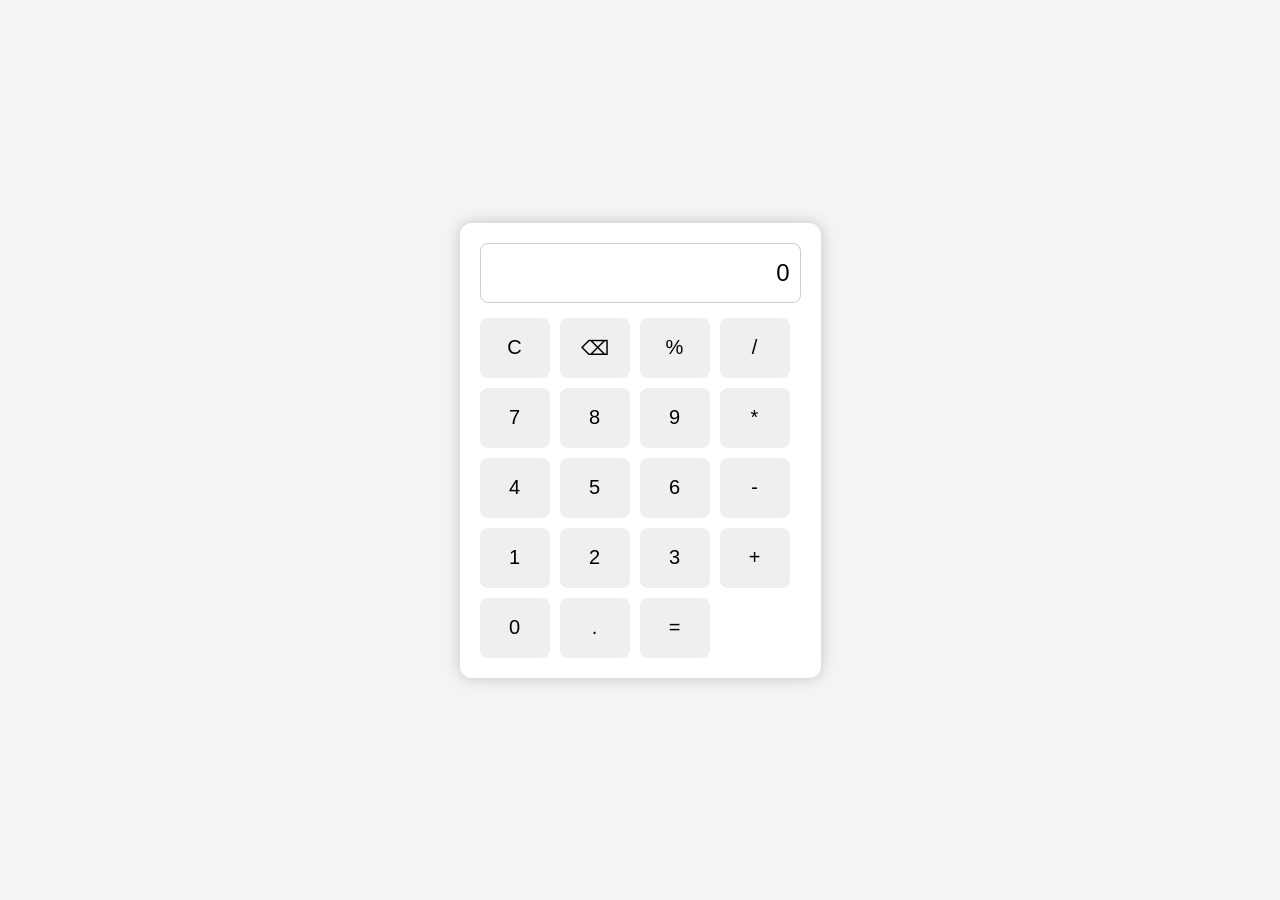
<file: Day-2/calculator/index.html>
<!DOCTYPE html>
<html lang="en">
<head>
    <meta charset="UTF-8">
    <meta name="viewport" content="width=device-width, initial-scale=1.0">
    <title>Calculator</title>
    <link rel="stylesheet" href="style.css">
</head>
<body>

    <div class="calculator">
        <input type="text" id="display" value="0" readonly>

        <div class="buttons">
            <button>C</button>
            <button>⌫</button>
            <button>%</button>
            <button>/</button>

            <button>7</button>
            <button>8</button>
            <button>9</button>
            <button>*</button>

            <button>4</button>
            <button>5</button>
            <button>6</button>
            <button>-</button>

            <button>1</button>
            <button>2</button>
            <button>3</button>
            <button>+</button>

            <button>0</button>
            <button>.</button>
            <button>=</button>
        </div>
    </div>

    <script src="script.js"></script>
</body>
</html>
</file>
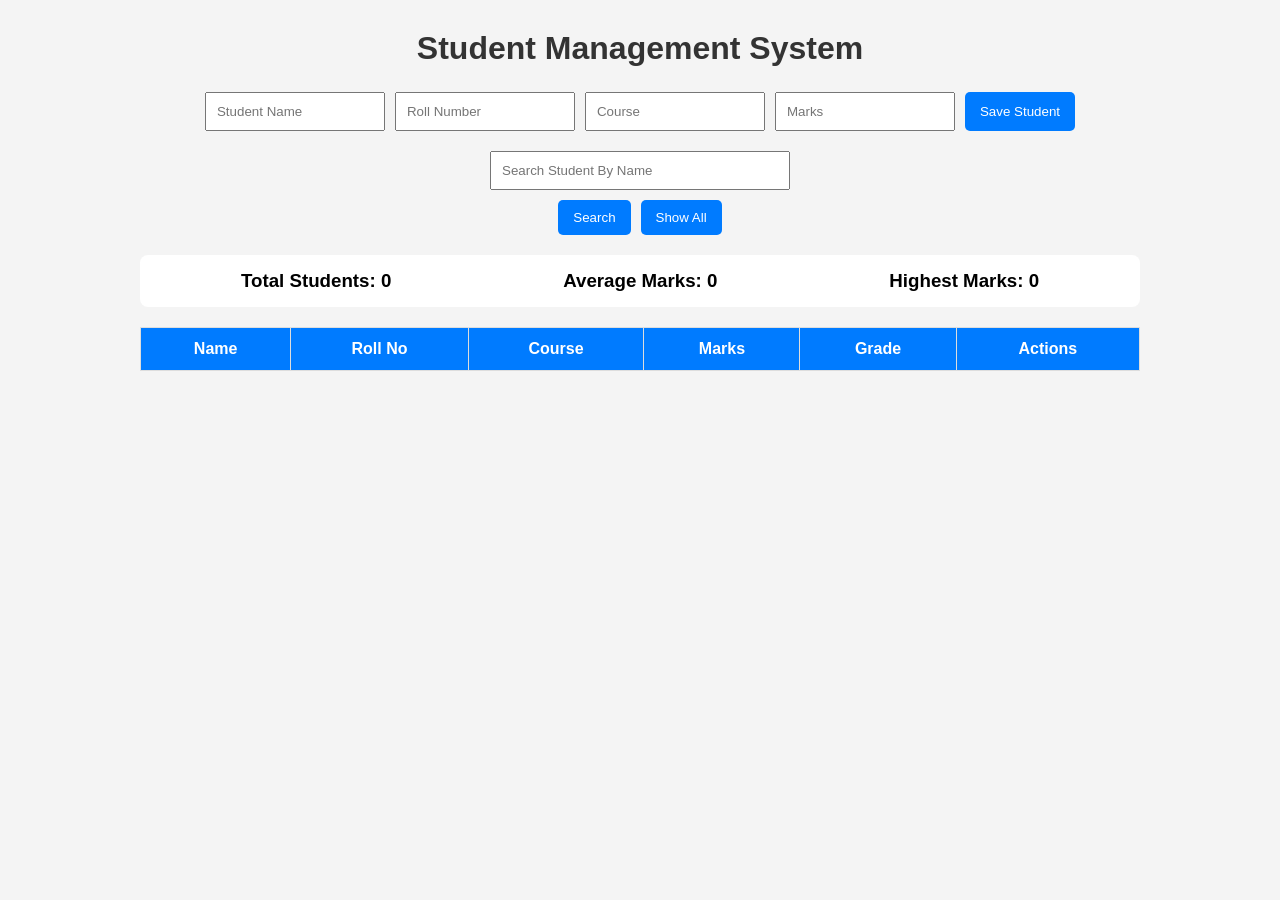
<file: Day-3/student management system/index.html>
<!DOCTYPE html>
<html lang="en">
<head>
    <meta charset="UTF-8">
    <meta name="viewport" content="width=device-width, initial-scale=1.0">
    <title>Student Management System</title>
    <link rel="stylesheet" href="style.css">
</head>
<body>

    <div class="container">

        <h1>Student Management System</h1>

        <div class="form">
            <input type="text" id="name" placeholder="Student Name">
            <input type="number" id="roll" placeholder="Roll Number">
            <input type="text" id="course" placeholder="Course">
            <input type="number" id="marks" placeholder="Marks">

            <button onclick="addOrUpdateStudent()">
                Save Student
            </button>
        </div>

        <div class="search-box">
            <input
                type="text"
                id="search"
                placeholder="Search Student By Name"
            >
        </div>

        <div class="button-group">
            <button onclick="searchStudent()">
                Search
            </button>

            <button onclick="displayStudents(students)">
                Show All
            </button>
        </div>

        <div class="stats">
            <h3>Total Students: <span id="total">0</span></h3>
            <h3>Average Marks: <span id="average">0</span></h3>
            <h3>Highest Marks: <span id="highest">0</span></h3>
        </div>

        <table>
            <thead>
                <tr>
                    <th>Name</th>
                    <th>Roll No</th>
                    <th>Course</th>
                    <th>Marks</th>
                    <th>Grade</th>
                    <th>Actions</th>
                </tr>
            </thead>

            <tbody id="studentList"></tbody>
        </table>

    </div>

    <script src="script.js"></script>

</body>
</html>
</file>
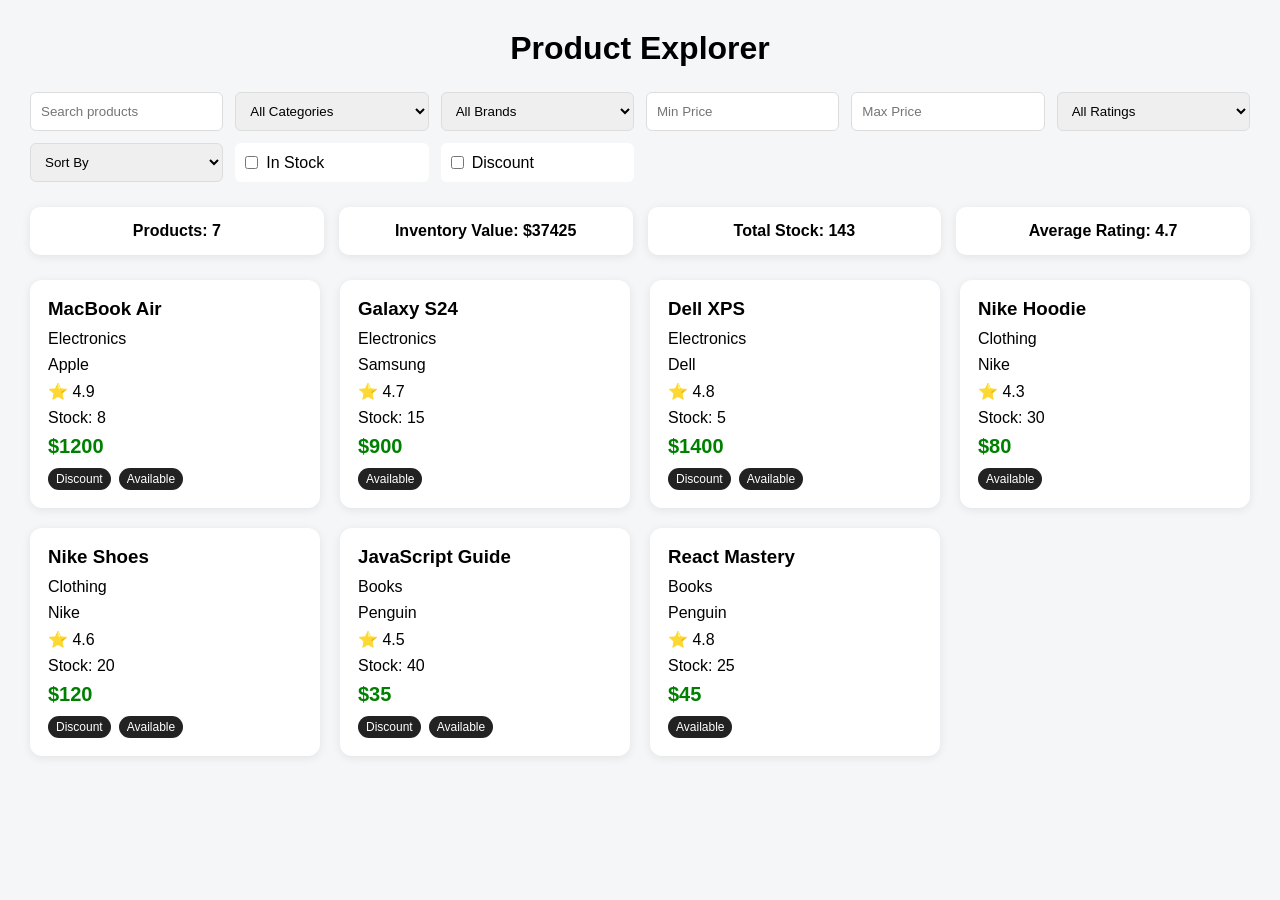
<file: Day-4/product filtering app/index.html>
<!DOCTYPE html>
<html lang="en">
<head>
  <meta charset="UTF-8">
  <meta name="viewport" content="width=device-width, initial-scale=1.0">
  <title>Product Filter App</title>
  <link rel="stylesheet" href="style.css">
</head>
<body>

<div class="container">
  <h1>Product Explorer</h1>

  <div class="filters">
    <input type="text" id="searchInput" placeholder="Search products">

    <select id="categoryFilter">
      <option value="all">All Categories</option>
      <option value="Electronics">Electronics</option>
      <option value="Clothing">Clothing</option>
      <option value="Books">Books</option>
    </select>

    <select id="brandFilter">
      <option value="all">All Brands</option>
      <option value="Apple">Apple</option>
      <option value="Dell">Dell</option>
      <option value="Nike">Nike</option>
      <option value="Samsung">Samsung</option>
      <option value="Penguin">Penguin</option>
    </select>

    <input type="number" id="minPrice" placeholder="Min Price">

    <input type="number" id="maxPrice" placeholder="Max Price">

    <select id="ratingFilter">
      <option value="0">All Ratings</option>
      <option value="4">4+ Rating</option>
      <option value="4.5">4.5+ Rating</option>
    </select>

    <select id="sortBy">
      <option value="">Sort By</option>
      <option value="priceLow">Price Low → High</option>
      <option value="priceHigh">Price High → Low</option>
      <option value="name">Name A → Z</option>
      <option value="rating">Highest Rating</option>
    </select>

    <label>
      <input type="checkbox" id="inStockOnly">
      In Stock
    </label>

    <label>
      <input type="checkbox" id="discountOnly">
      Discount
    </label>
  </div>

  <div class="stats">
    <div id="productCount"></div>
    <div id="inventoryValue"></div>
    <div id="totalStock"></div>
    <div id="averageRating"></div>
  </div>

  <div id="productList" class="products"></div>
</div>

<script src="script.js"></script>
</body>
</html>
</file>
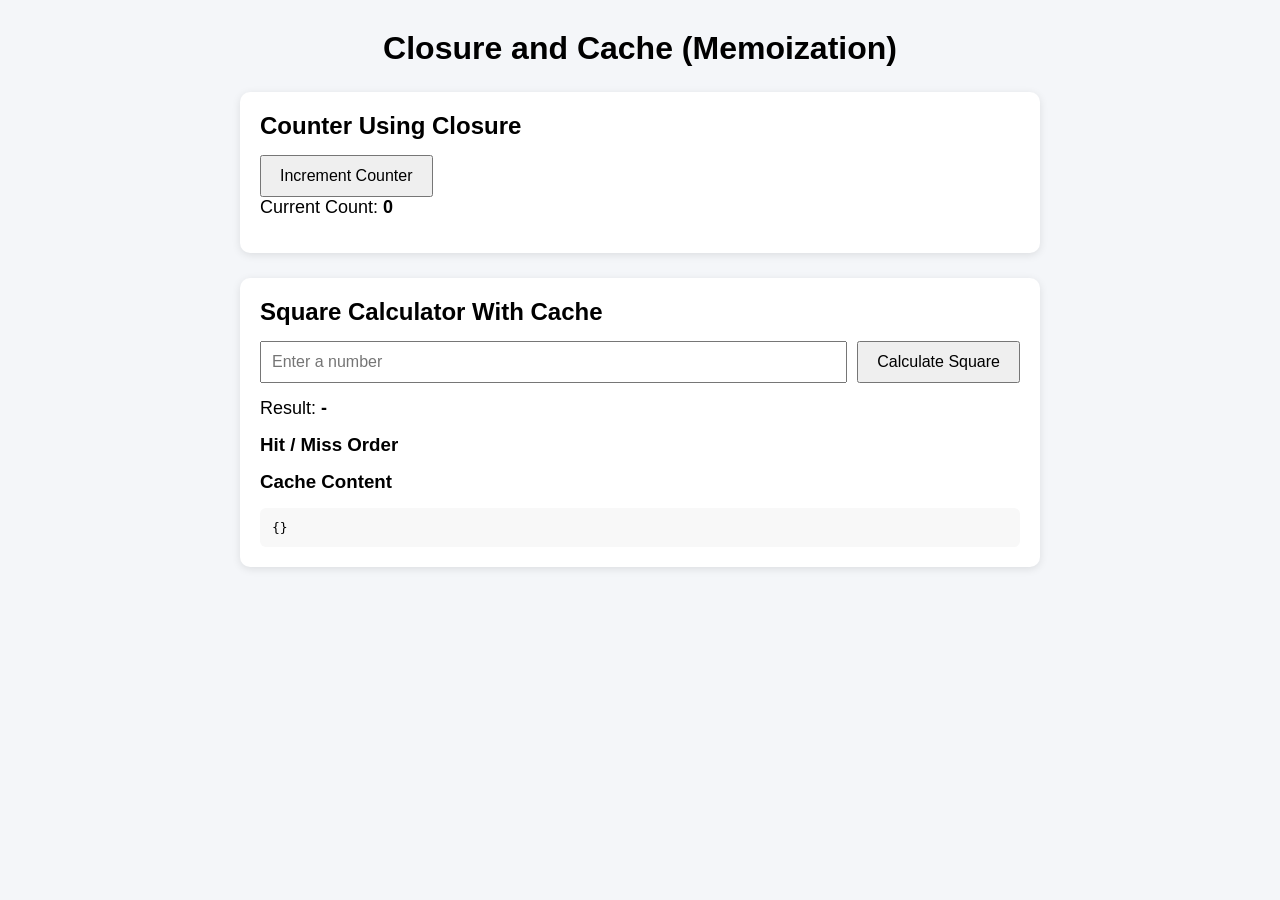
<file: Day-5/counter and cache implementation/index.html>
<!DOCTYPE html>
<html lang="en">
<head>
    <meta charset="UTF-8">
    <meta name="viewport" content="width=device-width, initial-scale=1.0">
    <title>Closure and Cache Demo</title>
    <link rel="stylesheet" href="style.css">
</head>
<body>
    <div class="container">
        <h1>Closure and Cache (Memoization)</h1>

        <section class="card">
            <h2>Counter Using Closure</h2>

            <button id="counterBtn">Increment Counter</button>

            <div class="value">
                Current Count:
                <span id="counterValue">0</span>
            </div>
        </section>

        <section class="card">
            <h2>Square Calculator With Cache</h2>

            <div class="input-group">
                <input
                    type="number"
                    id="numberInput"
                    placeholder="Enter a number"
                >
                <button id="calculateBtn">Calculate Square</button>
            </div>

            <div class="result">
                Result:
                <span id="resultValue">-</span>
            </div>

            <h3>Hit / Miss Order</h3>
            <ol id="eventList"></ol>

            <h3>Cache Content</h3>
            <pre id="cacheContent">{}</pre>
        </section>
    </div>

    <script src="script.js"></script>
</body>
</html>
</file>
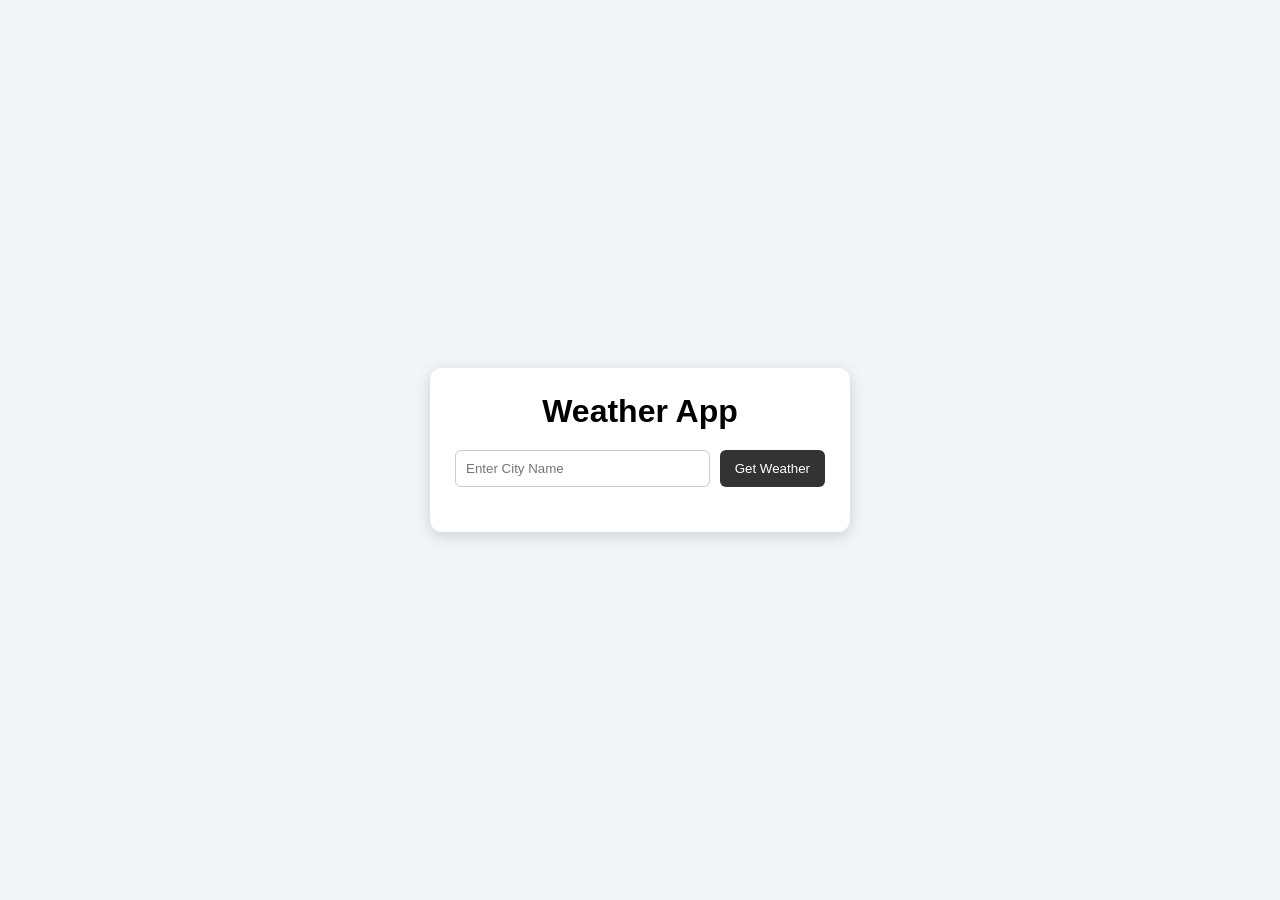
<file: Day-7/weather app/index.html>
<!DOCTYPE html>
<html lang="en">
<head>
    <meta charset="UTF-8">
    <meta name="viewport" content="width=device-width, initial-scale=1.0">
    <title>Weather App</title>
    <link rel="stylesheet" href="style.css">
</head>
<body>

    <div class="container">
        <h1>Weather App</h1>

        <div class="search-box">
            <input
                type="text"
                id="cityInput"
                placeholder="Enter City Name"
            >
            <button id="searchBtn">Get Weather</button>
        </div>

        <div id="weatherResult"></div>
    </div>

    <script src="script.js"></script>
</body>
</html>
</file>
<file: Day-2/calculator/style.css>
* {
    margin: 0;
    padding: 0;
    box-sizing: border-box;
}

body {
    min-height: 100vh;
    display: flex;
    justify-content: center;
    align-items: center;
    background: #f4f4f4;
    font-family: Arial, sans-serif;
}

.calculator {
    background: #fff;
    padding: 20px;
    border-radius: 12px;
    box-shadow: 0 0 15px rgba(0,0,0,0.2);
}

#display {
    width: 100%;
    height: 60px;
    margin-bottom: 15px;
    padding: 10px;
    font-size: 24px;
    text-align: right;
    border: 1px solid #ccc;
    border-radius: 8px;
}

.buttons {
    display: grid;
    grid-template-columns: repeat(4, 70px);
    gap: 10px;
}

button {
    height: 60px;
    border: none;
    border-radius: 8px;
    font-size: 20px;
    cursor: pointer;
    transition: transform 0.2s;
}

button:hover {
    transform: scale(1.05);
}

button:active {
    transform: scale(0.98);
}
</file>
<file: Day-3/student management system/style.css>
*{
    margin:0;
    padding:0;
    box-sizing:border-box;
}

body{
    font-family:Arial, sans-serif;
    background:#f4f4f4;
    padding:30px;
}

.container{
    width:90%;
    max-width:1000px;
    margin:auto;
}

h1{
    text-align:center;
    margin-bottom:25px;
    color:#333;
}

.form{
    display:flex;
    flex-wrap:wrap;
    justify-content:center;
    gap:10px;
    margin-bottom:20px;
}

.form input{
    padding:10px;
    width:180px;
}

.search-box{
    text-align:center;
    margin-bottom:10px;
}

.search-box input{
    width:300px;
    padding:10px;
}

.button-group{
    display:flex;
    justify-content:center;
    gap:10px;
    margin-bottom:20px;
}

button{
    padding:10px 15px;
    border:none;
    border-radius:5px;
    cursor:pointer;
    background:#007bff;
    color:white;
}

button:hover{
    opacity:0.9;
}

.stats{
    display:flex;
    justify-content:space-around;
    background:white;
    padding:15px;
    margin-bottom:20px;
    border-radius:8px;
}

table{
    width:100%;
    border-collapse:collapse;
    background:white;
}

th,
td{
    border:1px solid #ddd;
    padding:12px;
    text-align:center;
}

th{
    background:#007bff;
    color:white;
}

.edit-btn{
    background:orange;
    margin-right:5px;
}

.delete-btn{
    background:red;
}
</file>
<file: Day-4/product filtering app/style.css>
* {
  margin: 0;
  padding: 0;
  box-sizing: border-box;
}

body {
  font-family: Arial, sans-serif;
  background: #f4f6f8;
  padding: 30px;
}

.container {
  max-width: 1400px;
  margin: auto;
}

h1 {
  text-align: center;
  margin-bottom: 25px;
}

.filters {
  display: grid;
  grid-template-columns: repeat(auto-fit, minmax(180px, 1fr));
  gap: 12px;
  margin-bottom: 25px;
}

.filters input,
.filters select {
  padding: 10px;
  border: 1px solid #ddd;
  border-radius: 6px;
}

.filters label {
  display: flex;
  align-items: center;
  gap: 8px;
  background: white;
  padding: 10px;
  border-radius: 6px;
}

.stats {
  display: grid;
  grid-template-columns: repeat(auto-fit, minmax(220px, 1fr));
  gap: 15px;
  margin-bottom: 25px;
}

.stats div {
  background: white;
  padding: 15px;
  border-radius: 10px;
  text-align: center;
  font-weight: bold;
  box-shadow: 0 2px 10px rgba(0,0,0,.08);
}

.products {
  display: grid;
  grid-template-columns: repeat(auto-fill,minmax(250px,1fr));
  gap: 20px;
}

.card {
  background: white;
  border-radius: 12px;
  padding: 18px;
  box-shadow: 0 2px 10px rgba(0,0,0,.08);
}

.card h3 {
  margin-bottom: 10px;
}

.card p {
  margin-bottom: 8px;
}

.price {
  font-size: 20px;
  font-weight: bold;
  color: green;
}

.badges {
  display: flex;
  gap: 8px;
  margin-top: 10px;
}

.badge {
  background: #222;
  color: white;
  padding: 4px 8px;
  border-radius: 20px;
  font-size: 12px;
}
</file>
<file: Day-5/counter and cache implementation/style.css>
* {
    margin: 0;
    padding: 0;
    box-sizing: border-box;
}

body {
    font-family: Arial, sans-serif;
    background: #f4f6f9;
    padding: 30px;
}

.container {
    max-width: 800px;
    margin: auto;
}

h1 {
    text-align: center;
    margin-bottom: 25px;
}

.card {
    background: white;
    padding: 20px;
    border-radius: 10px;
    margin-bottom: 25px;
    box-shadow: 0 2px 8px rgba(0, 0, 0, 0.1);
}

h2,
h3 {
    margin-bottom: 15px;
}

.input-group {
    display: flex;
    gap: 10px;
    margin-bottom: 15px;
}

input {
    flex: 1;
    padding: 10px;
    font-size: 16px;
}

button {
    padding: 10px 18px;
    cursor: pointer;
    font-size: 16px;
}

.value,
.result {
    margin-bottom: 15px;
    font-size: 18px;
}

#counterValue,
#resultValue {
    font-weight: bold;
}

#eventList {
    margin-left: 20px;
    margin-bottom: 15px;
}

#cacheContent {
    background: #f8f8f8;
    padding: 12px;
    border-radius: 6px;
    overflow-x: auto;
}
</file>
<file: Day-7/weather app/style.css>
* {
    margin: 0;
    padding: 0;
    box-sizing: border-box;
    font-family: Arial, sans-serif;
}

body {
    min-height: 100vh;
    display: flex;
    justify-content: center;
    align-items: center;
    background: #f2f4f7;
}

.container {
    width: 420px;
    background: white;
    padding: 25px;
    border-radius: 12px;
    box-shadow: 0 4px 15px rgba(0,0,0,0.15);
}

h1 {
    text-align: center;
    margin-bottom: 20px;
}

.search-box {
    display: flex;
    gap: 10px;
}

input {
    flex: 1;
    padding: 10px;
    border: 1px solid #ccc;
    border-radius: 6px;
    outline: none;
}

button {
    padding: 10px 15px;
    border: none;
    background: #333;
    color: white;
    border-radius: 6px;
    cursor: pointer;
}

button:hover {
    opacity: 0.9;
}

#weatherResult {
    margin-top: 20px;
}

.weather-card {
    line-height: 2;
}

.error {
    color: red;
    font-weight: bold;
    text-align: center;
}

.loading {
    text-align: center;
    color: #555;
}
</file>
